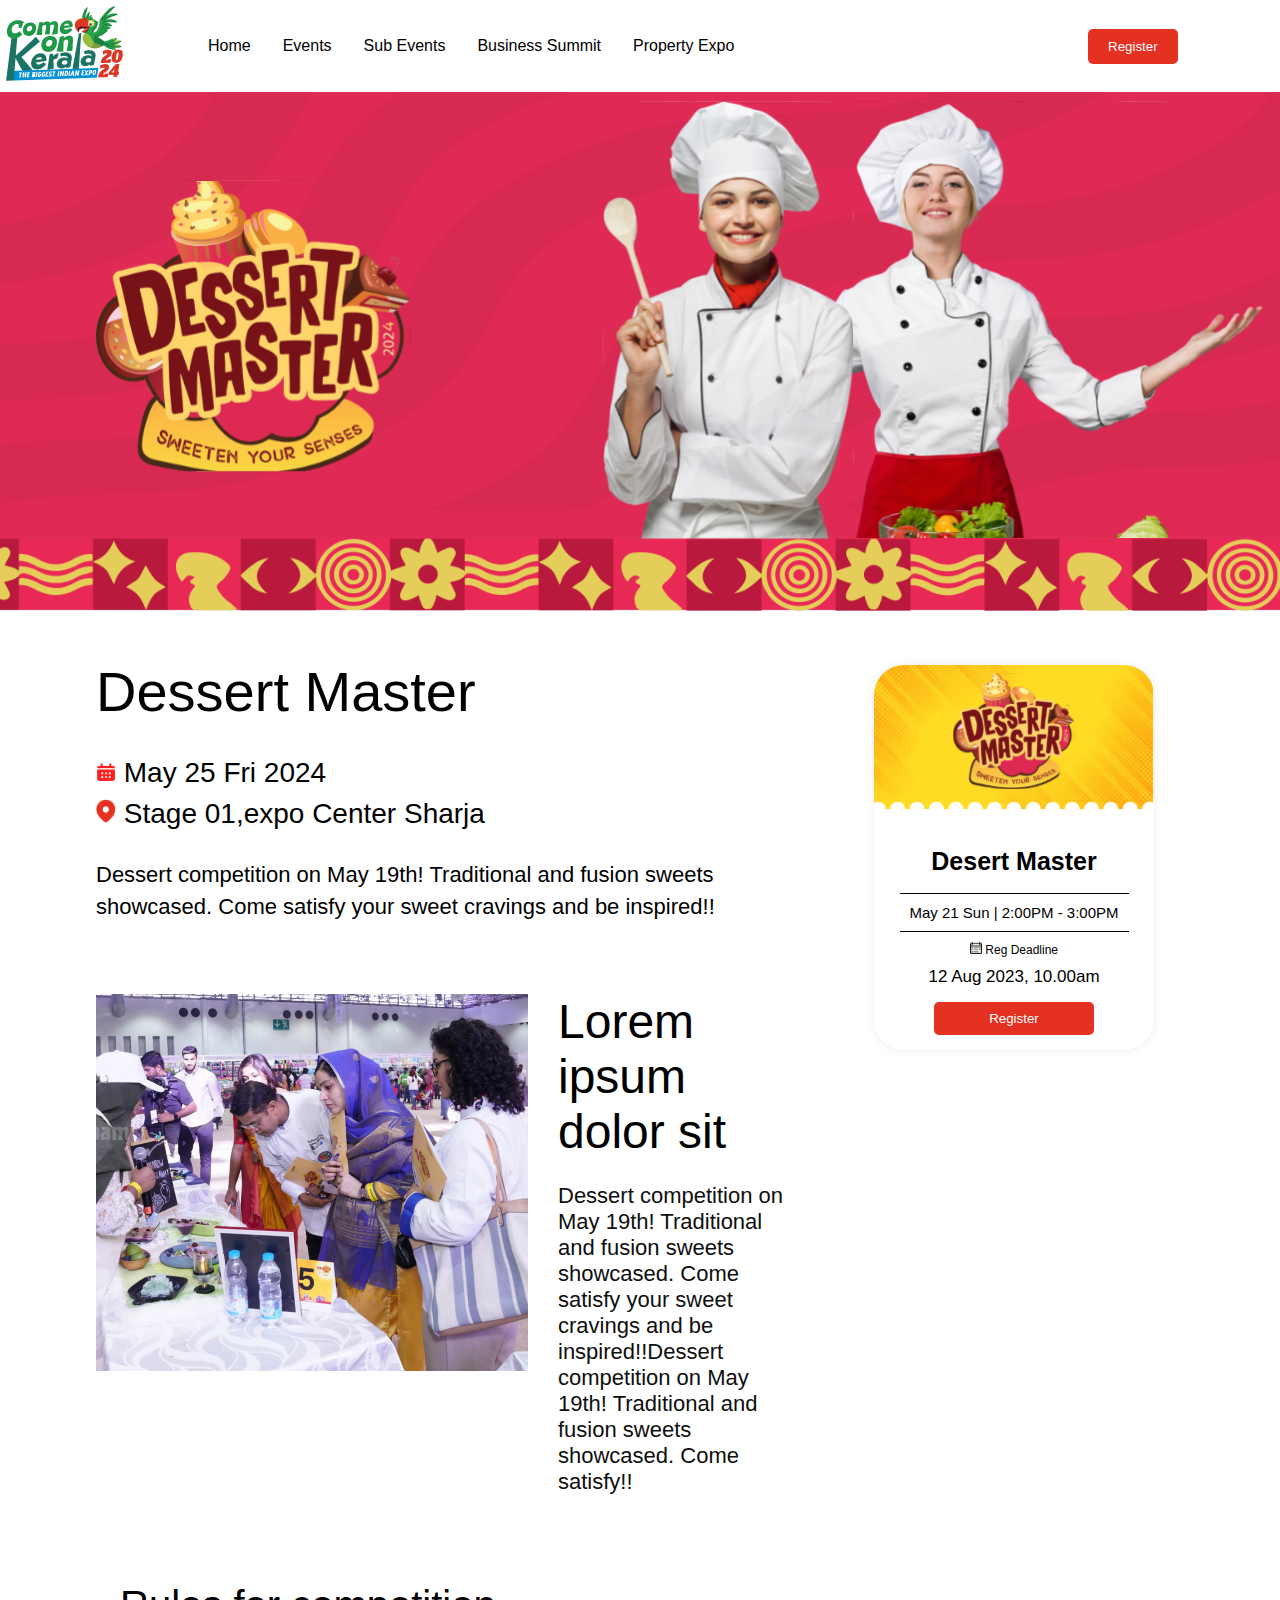
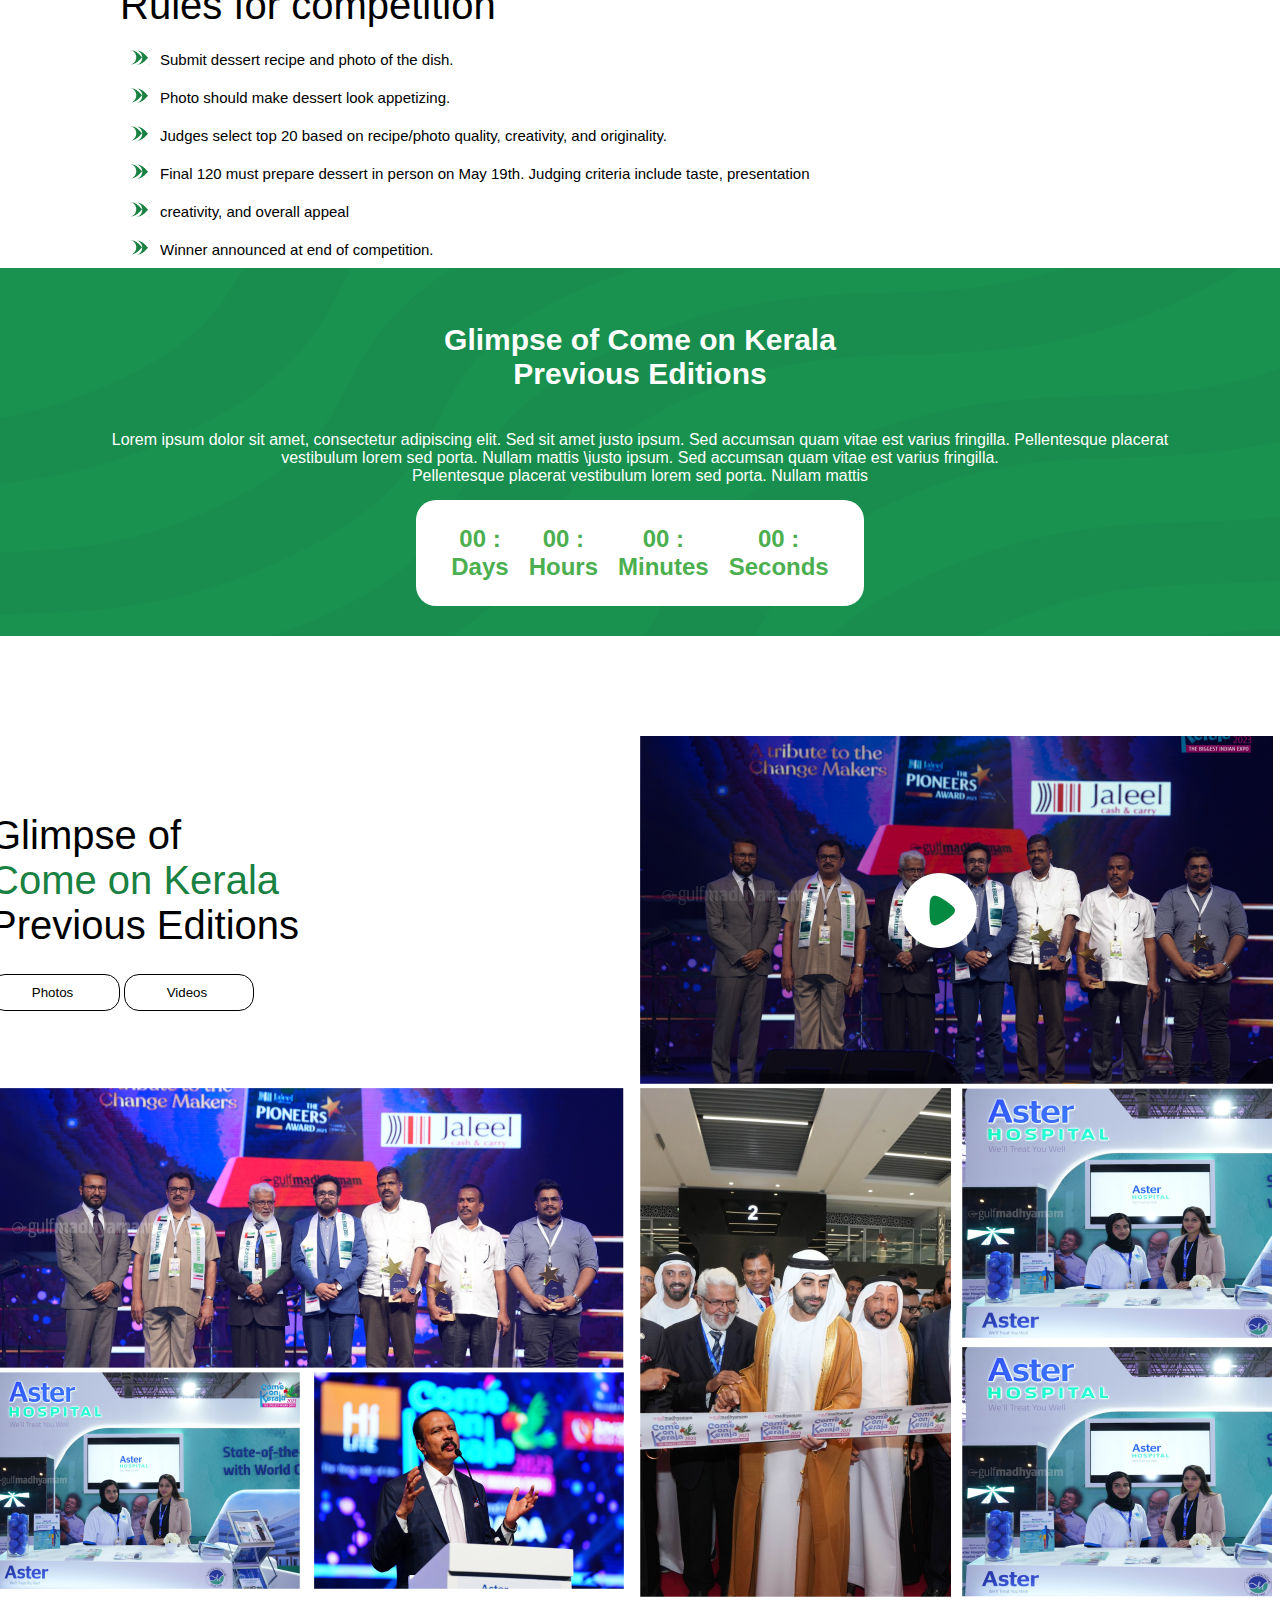
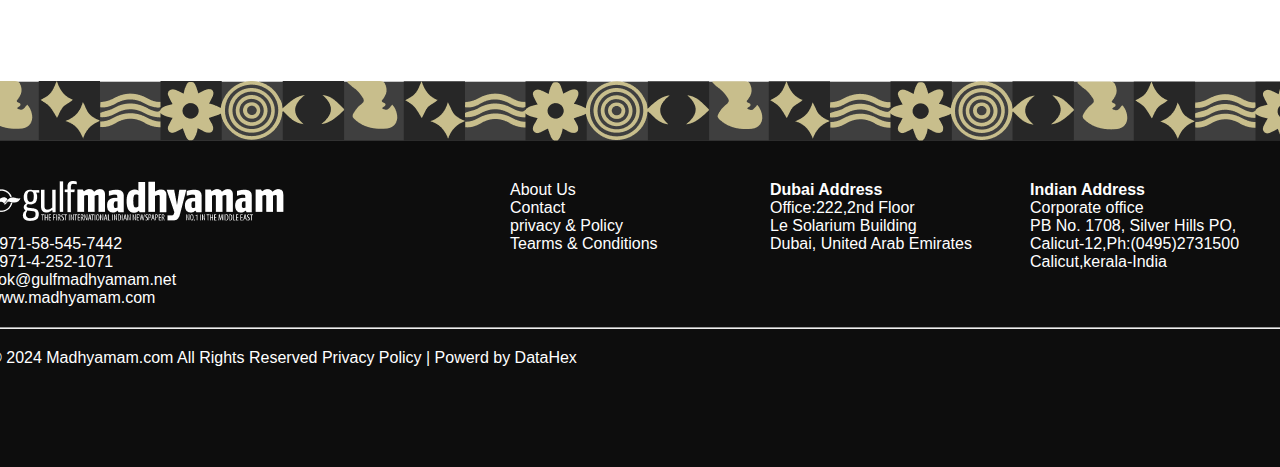
<file: index.html>
<!DOCTYPE html>
<html lang="en">

<head>
    <meta charset="UTF-8">
    <meta name="viewport" content="width=device-width, initial-scale=1.0">
    <title>Document</title>
    <link rel="stylesheet" href="assets/css/style.css">
</head>

<body>
    <header>
        <div class="container">
            <div class="logo"><img src="assets/img/logo.png" alt="logo"></div>
            <div class="nav-bar">
                <ul>
                    <li><a href="#">Home</a></li>
                    <li><a href="#">Events</a></li>
                    <li><a href="#">Sub Events</a></li>
                    <li><a href="#">Business Summit</a></li>
                    <li><a href="#">Property Expo</a></li>
                </ul>

            </div>
            <div class="nav-btn">
                <button>Register</button>
            </div>
            <div class="ham-bar" id="nav-bar-toogle">
                <img id="navbar-menu" src="assets/img/bars-svgrepo-com.svg" width="50px" alt="">
            </div>

        </div>
    </header>
    <section>
        <div class="hero-main">
            <img src="assets/img/Untitledbanner-og-red.svg" alt="hero-img" width="100%">
        </div>

    </section>


    <section class="desert-section">
        <div class="desert-container">
            <div class="desert-left">
                <div class="desert-text">
                    <div class="desert-heading">
                        <h4>Dessert Master</h4>

                    </div>
                    <div class="desert-time">
                        <p><img class="desert-calender" src="assets/img/calendar (1).png" width="20px" alt=""> May 25
                            Fri 2024</p>
                        <p><img src="assets/img/Location.png" width="20px" alt=""> Stage 01,expo Center Sharja</p>
                    
                    <div class="desert-description">
                        <p>Dessert competition on May 19th! Traditional and fusion sweets showcased. Come satisfy your
                            sweet cravings and be inspired!!</p>
                    </div>
                </div>
                </div>
                <div class="desert-image">
                    <div class="desert-img"><img src="assets/img/desert-img.png" alt=""></div>
                    <div class="desert-img-content">
                        <h4>Lorem ipsum
                            dolor sit</h4>
                        <div class="desert-content-p">
                            <p>Dessert competition on May 19th! Traditional and fusion sweets showcased. Come satisfy
                                your sweet cravings and be inspired!!Dessert competition on May 19th! Traditional and
                                fusion sweets showcased. Come satisfy!!</p>
                        </div>
                    </div>

                </div>

            </div>
            <div class="desert-right">
                <div class="desert-card">
                    <div class="card-image">
                        <img src="assets/img/dot.svg" alt="">
                    </div>
                    <div class="card-heading">
                        <h3>Desert Master</h3>
                    </div>
                    <div class="card-date">
                        <p>May 21 Sun | 2:00PM - 3:00PM</p>
                    </div>
                    <div class="card-text">
                        <p><img src="assets/img/calendar.png " width="12px" alt=""> Reg Deadline</p>
                        <p style="font-size: 17px;">12 Aug 2023, 10.00am</p>
                    </div>
                    <div class="card-button">
                        <button onclick="toggleLoginForm()">Register</button>
                    </div>
                </div>
            </div>

            <div id="loginModal" class="modal">
                <div class="modal-content">
                    <span class="close" onclick="toggleLoginForm()">&times;</span>
                    <h3>Login Form</h3>
                    <form>
                        <input type="text" placeholder="Username" required>
                        <input type="password" placeholder="Password" required>
                        <button type="submit">Login</button>
                    </form>
                </div>
            </div>
    </section>

    <section class="competition">
        <div class="competition-container">
            <div class="title-heading">
                <h6>Rules for competition</h6>
            </div>
            <div class="rules-list">
                <ul class="custom-list">
                    <li>Submit dessert recipe and photo of the dish.</li>
                    <li>Photo should make dessert look appetizing.</li>
                    <li>Judges select top 20 based on recipe/photo quality, creativity, and originality.</li>
                    <li>Final 120 must prepare dessert in person on May 19th.
                        Judging criteria include taste, presentation</li>
                    <li>creativity, and overall appeal</li>
                    <li>Winner announced at end of competition.</li>
                </ul>


            </div>
        </div>

    </section>

    <section class="timer-section">
        <div class="timer-container">
            <div class="timer-bg">

            </div>
            <div class="timer-heading">
                <h5>Glimpse of Come on Kerala <br>
                    Previous Editions</h5>
            </div>
            <div class="timer-p">
                <p>Lorem ipsum dolor sit amet, consectetur adipiscing elit. Sed sit amet justo ipsum. Sed accumsan
                    quam vitae est varius fringilla. Pellentesque placerat <br>vestibulum lorem sed porta. Nullam mattis
                    \justo ipsum. Sed
                    accumsan quam vitae est varius fringilla. <br> Pellentesque placerat vestibulum lorem sed porta.
                    Nullam mattis</p>
            </div>
            <div class="timer-box-time">
                <div class="timer-box">
                    <div class="timer-count">
                        <div class="countdown">
                            <div id="days" class="countdown-item">
                                <span id="days-value">00 :</span>
                                <span>Days</span>
                            </div>
                            <div id="hours" class="countdown-item">
                                <span id="hours-value">00 :</span>
                                <span>Hours</span>
                            </div>
                            <div id="minutes" class="countdown-item">
                                <span id="minutes-value">00 :</span>
                                <span>Minutes</span>
                            </div>
                            <div id="seconds" class="countdown-item">
                                <span id="seconds-value">00 :</span>
                                <span>Seconds</span>
                            </div>
                        </div>
                    </div>
                </div>
            </div>
        </div>
    </section>
    <section class="gallary">
        <div class="gallary-container">
            <div class="gallary-contents">
                <div class="text">
                    <h5>Glimpse of <br>
                        <span> Come on Kerala</span><br>
                        Previous Editions
                    </h5>
                    <div class="photo-button">
                        <button class="photos-btn">Photos</button>
                        <button class="videos-btn">Videos</button>
                    </div>
                </div>
                <div class="video">
                    <img src="assets/img/gallery/img-video.svg" alt="">
                </div>

            </div>
            <div class="image-container-flex">
                <div class="phtot-left">
                    <div class="img-up">
                        <img src="assets/img/gallery/1.png" alt="">
                    </div>
                    <div class="img-down">
                        <div class="img-down-left">
                            <img src="assets/img/gallery/2.png" alt="">
                        </div>
                        <div class="img-down-right">
                            <img src="assets/img/gallery/3.png" alt="">
                        </div>
                    </div>
                </div>
                <div class="photo-right">
                    <div class="img-right-left">
                        <img src="assets/img/gallery/4.png" alt="">
                    </div>
                    <div class="img-right-right">
                        <div class="img-right-right-up">
                            <img src="assets/img/gallery/5.png" alt="">
                        </div>
                        <div class="img-right-right-down">
                            <img src="assets/img/gallery/6.png" alt="">
                        </div>
                    </div>
                </div>

            </div>
        </div>
    </section>
    <footer class="footer-section">
        <div class="footer-container">
            <div class="footer-text">
                <div class="row-1">
                    <div class="footer-logo">
                        <img src="assets/img/madhyamam.png" alt="">
                    </div>
                    <div class="footer-contact">
                        <p>+971-58-545-7442</p>
                        <p>+971-4-252-1071</p>
                        <p><a href="cok@gulfmadhyamam.net">cok@gulfmadhyamam.net</a></p>
                        <p><a href="www.madhyamam.com">www.madhyamam.com</a></p>
                    </div>
                </div>
                <div class="row-2">
                    <p>About Us</p>
                    <p>Contact</p>
                    <p>privacy & Policy</p>
                    <p>Tearms & Conditions</p>
                </div>
                <div class="row-3">
                    <p><b>Dubai Address</b></p>
                    <p>Office:222,2nd Floor</p>
                    <p>Le Solarium Building</p>
                    <p>Dubai, United Arab Emirates</p>

                </div>
                <div class="row-4">
                    <p> <b>Indian Address</b></p>
                    <p>Corporate office</p>
                    <p>PB No. 1708, Silver Hills PO,</p>
                    <p>Calicut-12,Ph:(0495)2731500</p>
                    <p> Calicut,kerala-India</p>

                </div>

            </div>
            <div class="footer-social">
                <hr style="margin-top: 20px ; margin-bottom: 20px;">
                <div class="copy-text">
                    <p>© 2024  Madhyamam.com All Rights Reserved Privacy Policy | Powerd by <a href="https://datahex.co/"> DataHex</a></p>
                </div>
                <div class="social-icons">

                </div>
            </div>


        </div>



    </footer>
</body>
<script src="assets/js/index.js"></script>

</html>
</file>
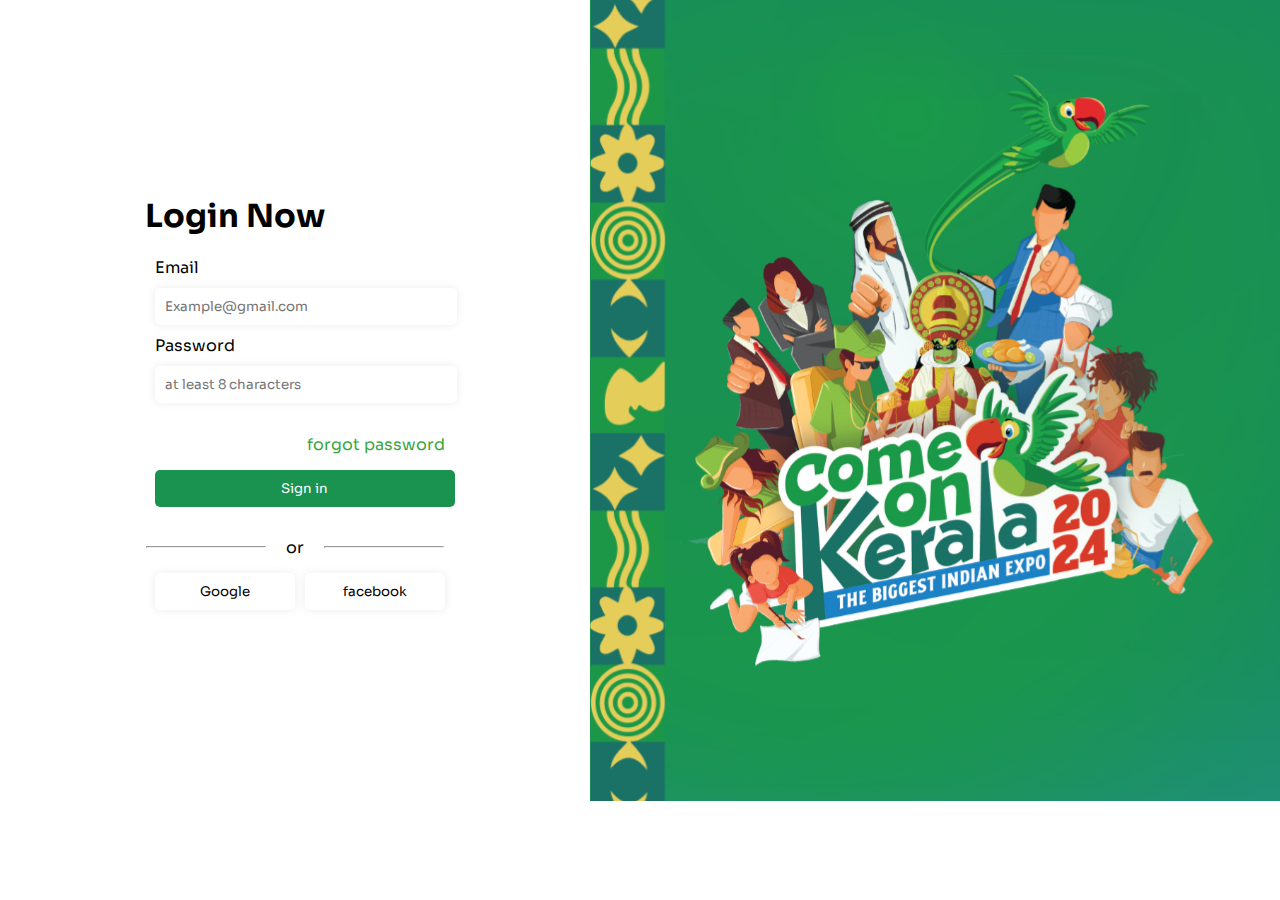
<file: login.html>
<!DOCTYPE html>
<html lang="en">

<head>
    <meta charset="UTF-8">
    <meta name="viewport" content="width=device-width, initial-scale=1.0">
    <title>Login</title>
    <link rel="stylesheet" href="assets/css/LOGIN.CSS">
    <link rel="preconnect" href="https://fonts.googleapis.com">
    <link rel="preconnect" href="https://fonts.gstatic.com" crossorigin>
    <link href="https://fonts.googleapis.com/css2?family=Sora:wght@100..800&display=swap" rel="stylesheet">
</head>

<body>
    <section>
        <div class="container">
            <div class="login-container">
                <div class="login-view">
                    <h1>Login Now</h1>
                   <div class=""><br>
                    <label class="label" for="email">Email</label><br>
                    <input class="form" type="email" name="email" id="" placeholder="Example@gmail.com"><br>
                   </div>
                   <div class="lable-div">
                    <label class="label" for="email">Password</label><br>
                    <input class="form" type="password" name="password" id=""
                        placeholder="at least 8 characters"><br><br>
                   </div>

                    
                    <div class="forgot">
                        <a class="forgot-pas" href="#">forgot password</a><br>
                    </div>
                    <button>Sign in </button>                   
                    <div class="hr-line">
                        <div class="hr"><hr></div>
                        <div class="hr-txt">or</div>
                        <div class="hr"><hr></div>
                    </div>
                    <div class="social">
                        <button class="google">
                            Google
                        </button>
                        <button class="facebook">
                            facebook
                        </button>
                        
                    
                    </div>
                </div>
               

            </div>
            <div class="img-div"> <img class="login-img-1" src="assets/img/login-img.svg" alt=""></div>
        </div>
        

    </section>
    



</body>

</html>
</file>
<file: assets/css/style.css>
*{
    margin: 0;
    padding: 0;
    box-sizing: border-box;
    font-family: sans-serif;
}
header{
    display: flex;
    flex-direction: row;
    align-items: center;
    justify-content: center;
    
   
  
    
}
.nav-bar li{
    list-style-type: none;
    float: left;
    padding: 10px 16px;
    
}
.nav-bar li a{
    text-decoration: none;
    color: black;

}

.nav-btn button {
    background-color: #E53121;
    color: #fff;
    border: none;
    padding: 10px 20px;
    border-radius: 5px;
    cursor: pointer;

  
}
.container{
    width: 1300px;
    box-sizing: border-box;
    display: flex;
    align-items: center;
}
.logo{
    width: 15%;
}
.nav-bar{
    width: 70%;
}
.nav-btn{
    width: 15%;
}
.ham-bar{
    display: none;
}


.hero-main{
  width: 100%;
}

.desert-section{
    display: flex;
    flex-direction: row;
    justify-content: center;
    align-items: center;
}
.desert-container{
    width: 85%;
    display: flex;
    padding: 50px 0px 50px 0px;
    justify-content: space-between;
}
.desert-left{
    width: 65%;
}
.desert-image{
    display: flex;
    
}
.desert-img-content{
    display: flex;
    flex-direction: column;
}
.desert-heading h4{
    font-size: 56px;
    font-family: "Sora", sans-serif;
    font-weight: 500;
    line-height: 53px;
    padding-bottom: 5%;
}
.desert-time p{
    font-size: 28px;
    line-height: 40.19px;
    font-family: "Sora", sans-serif;
    
}
.desert-calender{
    color: #E53121;
}
.desert-description p{
    width: 90%;
    font-size: 22px;
    line-height: 32px;
    margin:  25px 0;
    

}
.desert-img{
    width: 432px;
    height: auto;
   
}
.desert-image{
    margin-top: 10%;

    
}
.desert-img-content{
    padding-left: 30px;
   
}
.desert-img-content h4{
    font-size: 48px;
    font-weight: 500;
    font-family: "Sora", sans-serif;
}

.desert-content-p p{
    font-size: 22px;
    font-family: "Sora", sans-serif;
    font-weight: 300;
    color: #0E0E0E;
    padding-top: 10%;
}
.desert-card{
    background-color: white;
    box-shadow: 0px 0px 10px #00000014;    
    border-radius: 10px;
    text-align: center;
    border-radius: 30px;
    color: black;
    display: flex;
    flex-direction: column;
    justify-content: center;
    align-items: center;

}
.card-image img{
    border-radius:30px 30px 0 0;
    width: 280px;
}
.desert-right{
    padding: 0 30px 0 30px;
}
.card-heading h3{
    font-size: 25px;
    font-family: "Sora", sans-serif;
    line-height: 53px;
    padding: 5px;
}
.card-date p{
    font-size: 15px;
    font-family: "Sora", sans-serif;
    border: 1px solid black;
    border-width: 1px 0 1px 0;
    padding: 10px;
   
}
.card-text p{
  padding-top: 10px;
  font-family: "Sora", sans-serif;
  font-size: 12px;

}
.p1{
    font-size: 17px;
    
}
.card-button button{
    padding: 9px 55px ;
    border-radius: 5px;
    border: none;
    background-color: #E53121;
    color: white;
    margin: 15px;
    
   
}
.custom-list li:before {
    content: ""; 
    display: inline-block;
    width: 20px; 
    height: 15px; 
    background-image: url('../../assets/img/li-list.png'); 
    background-size: contain; 
    margin-right: 10px; 
  }
  .rules-list{
    font-size: 15px;
  }
  .competition-container{
    margin-left: 120px;
  }
  .custom-list li{
    list-style-type: none;
    padding: 10px;
  }
  .title-heading h6{
    font-size: 40px;
    font-weight: 500;
    padding-bottom: 25px;
    line-height: 20px;
    margin-top: 50px;
    


  }
  /* .timer-img{
    width: 100%;
    height: auto;
    margin-top: 125px;
 
  } */
  /* .timer-section{
    background-image: url('../../assets/img/vector-frame.png');
    background-repeat: no-repeat;
    object-fit: cover;
    background-position: center;
    margin-top: 75px;
    
    
  } */
  .timer-container{
    padding: 15px;
    text-align: center;
    color: white;
    background-image: url('../../assets/img/vector-frame.png');

  }
   .timer-heading h5{
    font-size: 30px; 
    margin-top: 40px;

  }
  .timer-p p{
    margin-top: 40px;
    
   
  }
  .countdown {
    display: flex;
    justify-content: center;
    align-items: center;
    font-family: Arial, sans-serif;
    padding: 25px;
    
  
  
  }
  .timer-box{
    background-color: white;
    color: #4CAF4F;
    font-weight: 600;
    border-radius: 20px;
    border:none;
    margin: 15px;
  }
  .timer-box-time{
    display: flex;
  }
  
  .countdown-item {
    margin: 0 10px;
    text-align: center;
  }
  
  .countdown-item span {
    display: block;
    font-size: 24px;
  }
 
  .timer-container{
    display: flex;
    align-items: center;
    justify-content: center;
    flex-direction: column;
  }

  .modal {
    display: none; /* Hidden by default */
    position: fixed; /* Stay in place */
    z-index: 1; /* Sit on top */
    left: 0;
    top: 0;
    width: 50%; /* Full width */
    height: 250px; /* Full height */
    overflow: auto; /* Enable scroll if needed */
    /* background-color: rgba(0, 0, 0, 0.5); Black w/ opacity */
  }
  
  /* Modal content */
  .modal-content {
    background-color: #fefefe;
    margin: 10% auto; /* 10% from the top and centered */
    padding: 20px;
    border: 1px solid #888;
    width: 80%; /* Could be more or less, depending on screen size */
  }
  
  /* Close button */
  .close {
    color: #aaa;
    float: right;
    font-size: 28px;
    font-weight: bold;
  }
  
  .close:hover,
  .close:focus {
    color: black;
    text-decoration: none;
    cursor: pointer;
  }
  .gallary-contents{
    display: flex;
    
  }
  .gallary-contents .text{
    width: 50%;
    display: flex;
    justify-content: center;
    flex-direction: column;
    

  }
  .gallary-contents .video{
    width: 50%;

  }
  .gallary{
    display: flex;
    align-items: center;
    justify-content: center;
    flex-direction: column;
  }
  .gallary-container{
    width: 1300px;
    padding-top: 100px;
    padding-bottom: 80px;
  }
  .text h5{
    font-size: 40px;
    font-weight: 400;
    font-family: Arial, sans-serif;
    
  }
  .text h5 span{
    color: #198141;
    font-weight: 400;
    font-family: Arial, sans-serif;
  }
  .photo-button button{
    padding: 10px 15px;
    border-radius: 15px;
    border: 1px solid black;
    background-color: white;
    width: 20%;
    margin-top: 4%;
    padding-left: 10px;
    cursor: pointer;
  }
  .photo-button button:hover{
    background-color: #198141;
    color: white;
  }
  .img-down{
    display: flex;
    justify-content: space-between;
  }
  .image-container-flex{
    display: flex;
  }
  .photo-right{
    display: flex;
    padding-left: 16px;
    padding-right: 18px;
    justify-content: space-between;
    width: 100%;
  }
  .img-right-right{
    display: flex;
    flex-direction: column;
    justify-content: space-between;
  }
 .footer-section{
    display: flex;
    align-items: center;
    justify-content: center;
    flex-direction: column;
    background-image: url('../../assets/img/foter-vector.svg');
  }
  .footer-container{
    width: 1300px;
    padding: 100px 0px 100px 0px ;
    color: white;

  }
  .footer-text{
    display: flex;
  }
  .row-1 {
    width:40%;

  }
  .row-2, .row-3, .row-4{
    width: 20%;

  }
  .row-1 img{
    padding-bottom: 10px;
  }
  .footer-contact a{
    text-decoration: none;
    color: white;
    
  }
  .copy-text a{
    text-decoration: none;
    color: white;
  }

  
@media (max-width: 467px) {
  .countdown{
    display: flex;
    flex-direction: column;
  }


  .countdown-item {
    display: block; /* Display countdown items in separate blocks */
    margin: 10px auto; /* Center the blocks */
    text-align: center; /* Center the text within each block */

    
  }

  .countdown-item span {
    font-size: 25px; /* Decrease font size for smaller screens */
    padding: 10px;
  }

  .timer-box{
    background-color: white;
    color: #4CAF4F;
    font-weight: 200;
    border-radius: 20px;
    border:none;
    margin: 20px;
    width: 250px;
  }
  #days-value , #hours-value , #minutes-value ,#seconds-value{
    font-size: 40px;
    font-weight: 700;
  }
}



  @media screen and (max-width: 1279px) {
    /* .gallary-contents{
      flex-direction: column;
      justify-content: center;
      text-align: center;
    }
    .image-container-flex{
      flex-direction: column;
      justify-content: center;
      text-align: center;
    } */
    
   
    
 }


  
  @media screen and (max-width: 321px) {
    .desert-container{
       flex-direction: column;
       width: auto;
       
    }
    .desert-image{
        flex-direction: column;
    }
   
    
 }

@media screen and (max-width: 818px) {
    .nav-bar{
        display: none;

    }
    .nav-btn{
        display: none;
    }
    .container{
        display: flex;
        justify-content: space-between;
        align-content: center;
    }
    .ham-bar{
        display: block;
       
        
    }
    
 }
</file>
<file: assets/css/LOGIN.CSS>
*{
    padding: 0;
    margin: 0;
    font-family: "Sora", sans-serif;
}

 /* .login-view{
    display: flex;
    gap: 10%;
    margin: 5%;
    justify-content: center;
    align-items: center;
   
} */

/* .login-img-1{
    width: 70%;
    object-fit: contain;

  
    
} */
/* .form-view{
    margin-left: 30%;
    margin-top: 20px;
   
   
}
.form-view h1{
    margin-bottom: 20px;

}  */
 .form{
    border-radius: 5px;
    padding: 10px;
    width: 94%;
    border: none;
    box-shadow: 0px 0px 10px #00000014; 
    margin: 10px;
    
} 
.forgot{
    width: 100%;
    text-align: right;
}

.forgot-pas {
    text-decoration: none;
    color: #38A63B;
  

}
button{
    padding: 10px 15px;
    border-radius: 5px;
    border: none;
    background-color: #1A9350;
    color: white;
    width: 100%;
    margin-top: 15px;
    cursor: pointer;
    margin-left: 10px;
} 

.container{
    display: flex;
   
    
}
.login-container{
    width: 50%;
    display: flex;
    justify-content: center;
    align-items: center;
    
}
.hr-line{
    display: flex;
    justify-content: center;
    align-items: center;
    gap: 20px;
    margin: 30px 0px 0px 0px;
}
.hr{
    width: 40%;
    
}
.lable-div{
    width: 100%;
}
.login-view{
    width: 300px;
}

.img-div img{
    
    object-fit: contain;
    width: 100%;
}
.label{
    padding: 10px;
}
.social{
    display: flex;
}
.social button{
    background-color: white;
    border-radius: 5px;
    border: none;
    box-shadow: 0px 0px 10px #00000014; 
    color: black;
}


@media screen and (max-width: 930px) {
    .container{
        flex-direction: column-reverse;
    }
    .login-container{
        margin-top: 15px;
        width: 100%;
    }
    
 }
</file>
